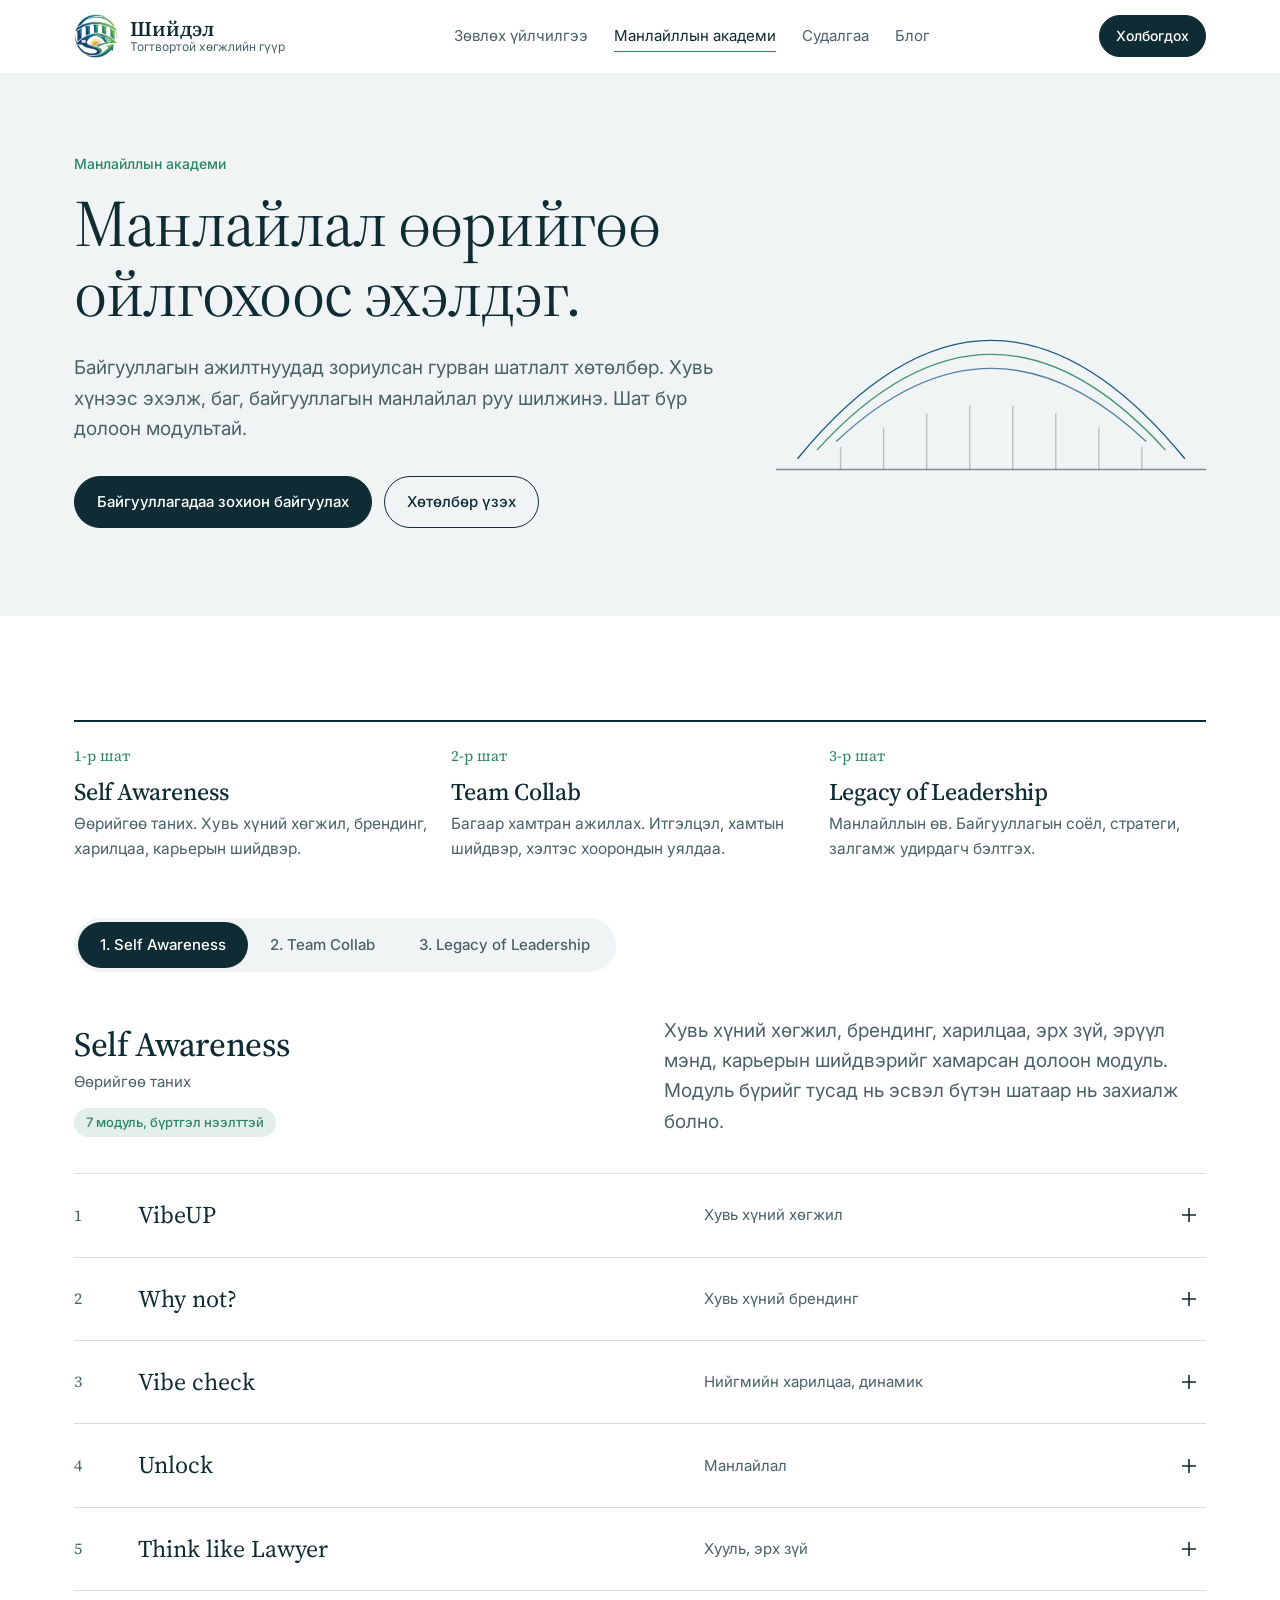
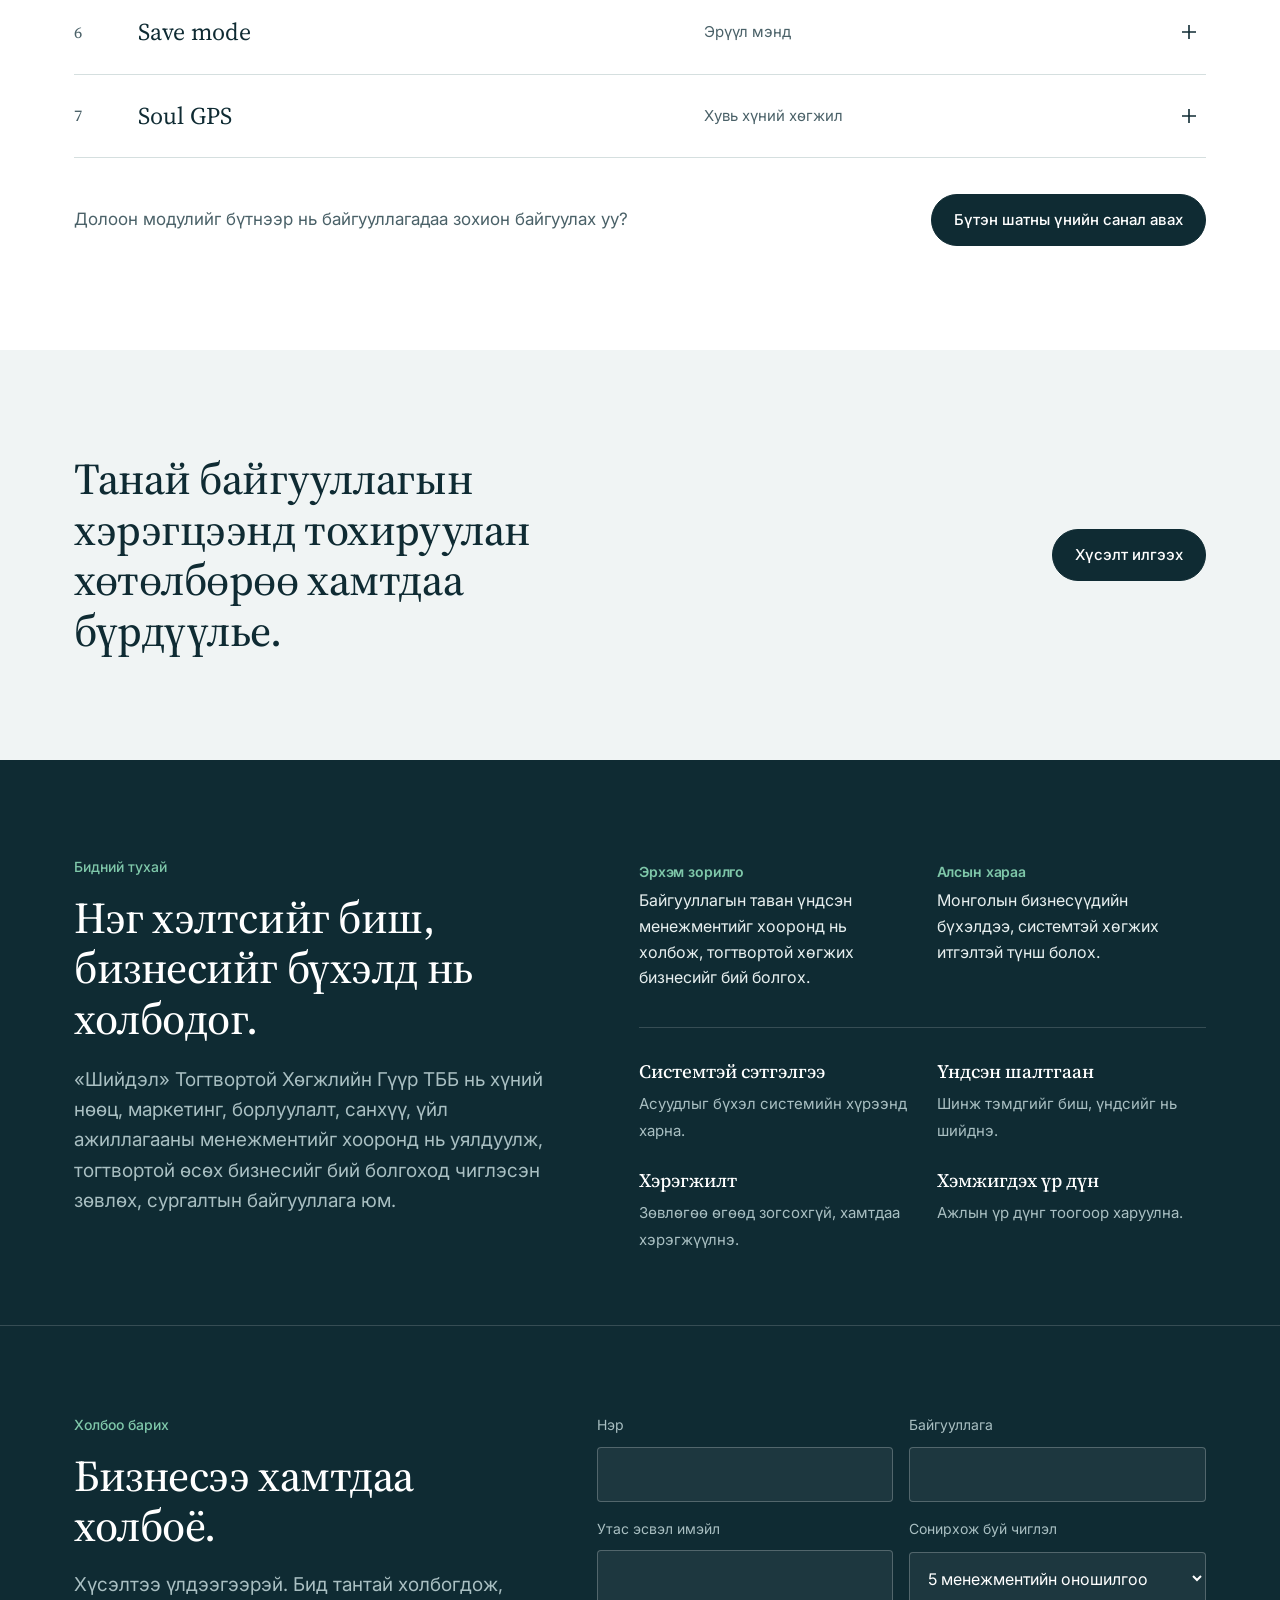
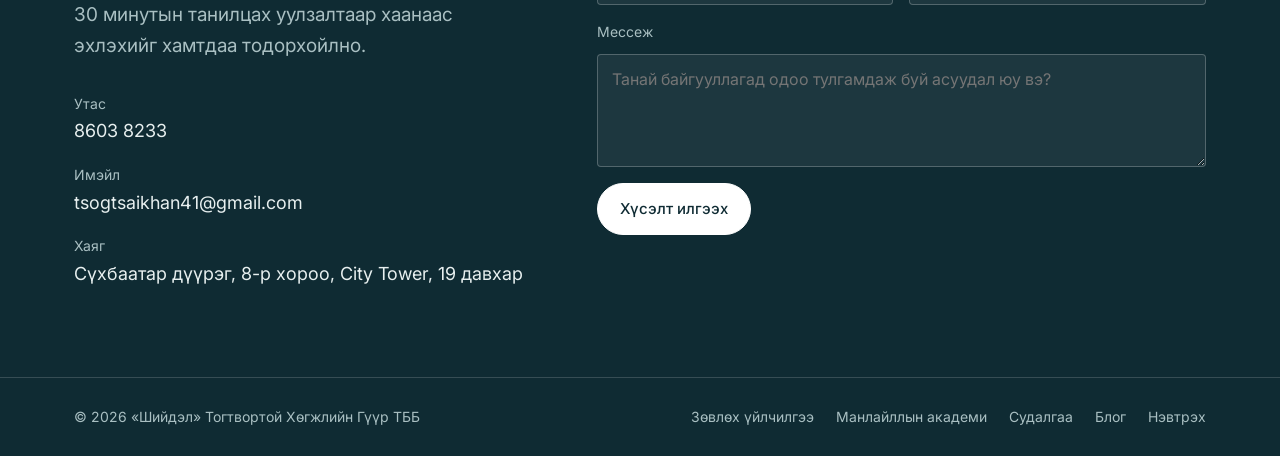
<file: academy.html>
<!doctype html>
<html lang="mn">
<head>
<meta charset="utf-8">
<meta name="viewport" content="width=device-width, initial-scale=1">
<title>Манлайллын академи | Шийдэл</title>
<meta name="description" content="Байгууллагын ажилтнуудад зориулсан гурван шатлалт, шат бүр долоон модультай манлайллын хөтөлбөр.">
<link rel="icon" href="assets/favicon.svg">
<link rel="preconnect" href="https://fonts.googleapis.com"><link rel="preconnect" href="https://fonts.gstatic.com" crossorigin>
<link href="https://fonts.googleapis.com/css2?family=Source+Serif+4:opsz,wght@8..60,400;8..60,500;8..60,600&family=Inter:wght@400;500;600&display=swap" rel="stylesheet">
<link rel="stylesheet" href="assets/styles.css">
</head>
<body data-page="academy">
<div data-header></div>
<main>

<section class="page-hero">
  <div class="wrap hero-grid">
    <div>
      <p class="kicker">Манлайллын академи</p>
      <h1>Манлайлал өөрийгөө ойлгохоос эхэлдэг.</h1>
      <p class="lede">Байгууллагын ажилтнуудад зориулсан гурван шатлалт хөтөлбөр. Хувь хүнээс эхэлж, баг, байгууллагын манлайлал руу шилжинэ. Шат бүр долоон модультай.</p>
      <div class="ctas"><button class="btn" data-ask="Манлайллын академи: байгууллагадаа зохион байгуулах">Байгууллагадаа зохион байгуулах</button><a class="btn ghost" href="#program">Хөтөлбөр үзэх</a></div>
    </div>
    <div data-hero-art="academy"></div>
  </div>
</section>

<section class="sec" id="program">
  <div class="wrap">
    <div class="path">
      <div><p class="n">1-р шат</p><h3>Self Awareness</h3><p>Өөрийгөө таних. Хувь хүний хөгжил, брендинг, харилцаа, карьерын шийдвэр.</p></div>
      <div><p class="n">2-р шат</p><h3>Team Collab</h3><p>Багаар хамтран ажиллах. Итгэлцэл, хамтын шийдвэр, хэлтэс хоорондын уялдаа.</p></div>
      <div><p class="n">3-р шат</p><h3>Legacy of Leadership</h3><p>Манлайллын өв. Байгууллагын соёл, стратеги, залгамж удирдагч бэлтгэх.</p></div>
    </div>

    <div class="seg" role="tablist" aria-label="Хөтөлбөрийн шат">
      <button role="tab" id="t-s1" aria-selected="true" aria-controls="p-s1">1. Self Awareness</button>
      <button role="tab" id="t-s2" aria-selected="false" aria-controls="p-s2" tabindex="-1">2. Team Collab</button>
      <button role="tab" id="t-s3" aria-selected="false" aria-controls="p-s3" tabindex="-1">3. Legacy of Leadership</button>
    </div>

    <div role="tabpanel" id="p-s1" aria-labelledby="t-s1">
      <div class="stage-head">
        <div><h3>Self Awareness</h3><p class="sub">Өөрийгөө таних</p><span class="badge">7 модуль, бүртгэл нээлттэй</span></div>
        <p class="lede">Хувь хүний хөгжил, брендинг, харилцаа, эрх зүй, эрүүл мэнд, карьерын шийдвэрийг хамарсан долоон модуль. Модуль бүрийг тусад нь эсвэл бүтэн шатаар нь захиалж болно.</p>
      </div>
      <div class="modules" id="modules"></div>
      <div class="stage-cta"><p>Долоон модулийг бүтнээр нь байгууллагадаа зохион байгуулах уу?</p><button class="btn" data-ask="Self Awareness: бүтэн шат">Бүтэн шатны үнийн санал авах</button></div>
    </div>

    <div role="tabpanel" id="p-s2" aria-labelledby="t-s2" hidden>
      <div class="stage-head">
        <div><h3>Team Collab</h3><p class="sub">Багаар хамтран ажиллах</p><span class="badge wip">7 модуль, боловсруулж байна</span></div>
        <p class="lede">Өөрийгөө таньсан хүн бусадтай үр дүнтэй ажиллаж эхэлнэ. Итгэлцэл, харилцаа, хамтын шийдвэр, хэлтэс хоорондын уялдаанд төвлөрнө.</p>
      </div>
      <div class="wip-box"><p>Энэ шатны модулиуд одоо боловсруулагдаж байна. Хөтөлбөр нээгдэхэд хамгийн түрүүнд мэдээлэл авахыг хүсвэл хүсэлтээ үлдээгээрэй.</p><button class="btn" data-ask="Team Collab: мэдээлэл авах">Мэдээлэл авах</button></div>
    </div>

    <div role="tabpanel" id="p-s3" aria-labelledby="t-s3" hidden>
      <div class="stage-head">
        <div><h3>Legacy of Leadership</h3><p class="sub">Манлайллын өв</p><span class="badge wip">7 модуль, боловсруулж байна</span></div>
        <p class="lede">Удирдагчдад зориулсан шат. Байгууллагын соёл, стратеги, залгамж удирдагч бэлтгэх замаар манлайллыг тогтвортой өв болгоно.</p>
      </div>
      <div class="wip-box"><p>Энэ шатны модулиуд одоо боловсруулагдаж байна. Хөтөлбөр нээгдэхэд хамгийн түрүүнд мэдээлэл авахыг хүсвэл хүсэлтээ үлдээгээрэй.</p><button class="btn" data-ask="Legacy of Leadership: мэдээлэл авах">Мэдээлэл авах</button></div>
    </div>
  </div>
</section>

<section class="sec tint">
  <div class="wrap band">
    <h2>Танай байгууллагын хэрэгцээнд тохируулан хөтөлбөрөө хамтдаа бүрдүүлье.</h2>
    <button class="btn" data-ask="Манлайллын академи: тусгай хөтөлбөр">Хүсэлт илгээх</button>
  </div>
</section>

</main>
<div data-footer></div>

<script src="config.js"></script>
<script src="assets/data.js"></script>
<script src="assets/site.js"></script>
<script>
(function(){
  const esc=Site.esc;
  const chev=`<svg class="chev" viewBox="0 0 22 22" aria-hidden="true"><path d="M11 4v14M4 11h14" stroke="currentColor" stroke-width="1.6"/></svg>`;
  const el=document.getElementById("modules");
  el.innerHTML = MODULES.map((m,i)=>`
    <div class="mod">
      <button class="mod-btn" aria-expanded="false" aria-controls="mod-${i}"><span class="num">${i+1}</span><span class="t">${esc(m.t)}</span><span class="cat">${esc(m.cat)}</span>${chev}</button>
      <div class="mod-body" id="mod-${i}"><div><div class="mod-inner">
        <ul>${m.topics.map(t=>`<li>${esc(t)}</li>`).join("")}</ul>
        <div class="trainer"><b>${esc(m.who)}</b><span>${esc(m.role)}</span><button class="btn small" data-ask="Сургалт: ${esc(m.t)}">Мэдээлэл авах</button></div>
      </div></div></div>
    </div>`).join("");
  el.addEventListener("click",e=>{
    const b=e.target.closest(".mod-btn"); if(!b) return;
    const open=b.getAttribute("aria-expanded")==="true";
    b.setAttribute("aria-expanded",!open); b.parentElement.classList.toggle("open",!open);
  });
  Site.tabs();
})();
</script>
</body>
</html>
</file>
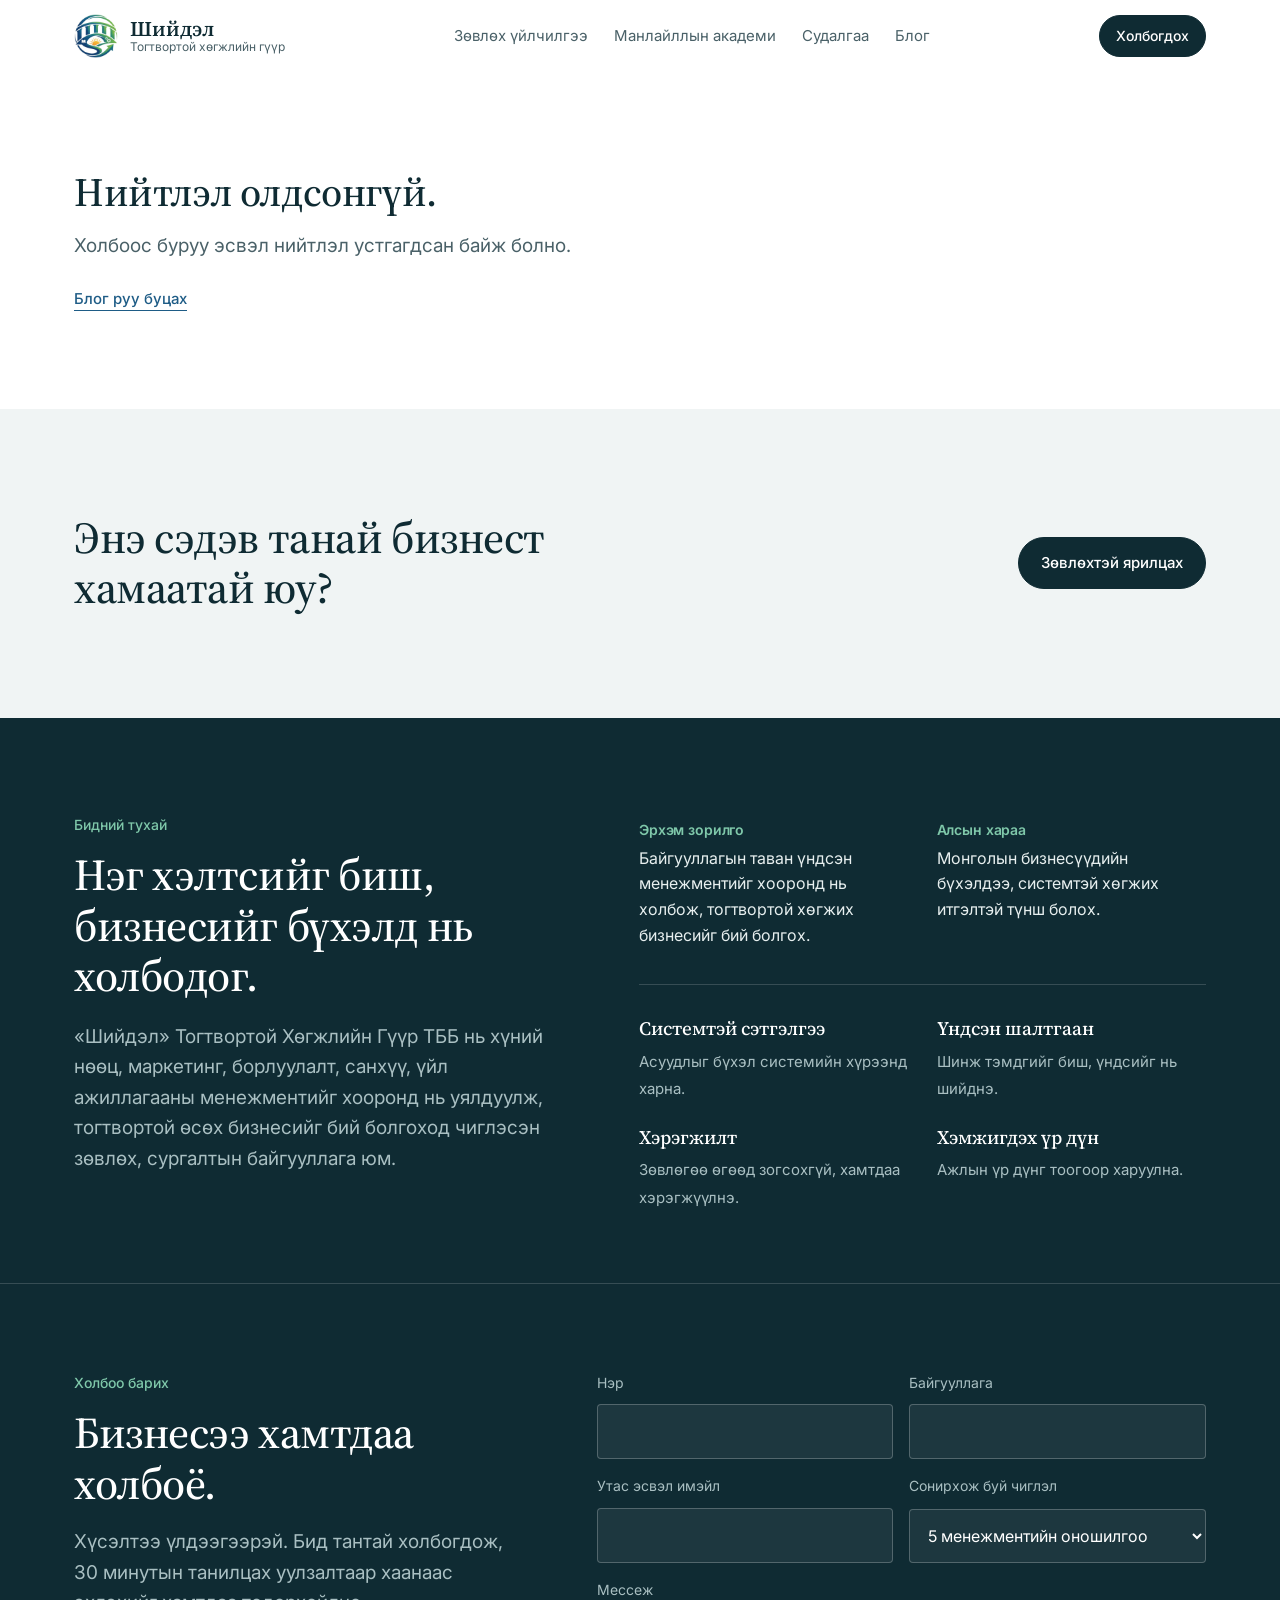
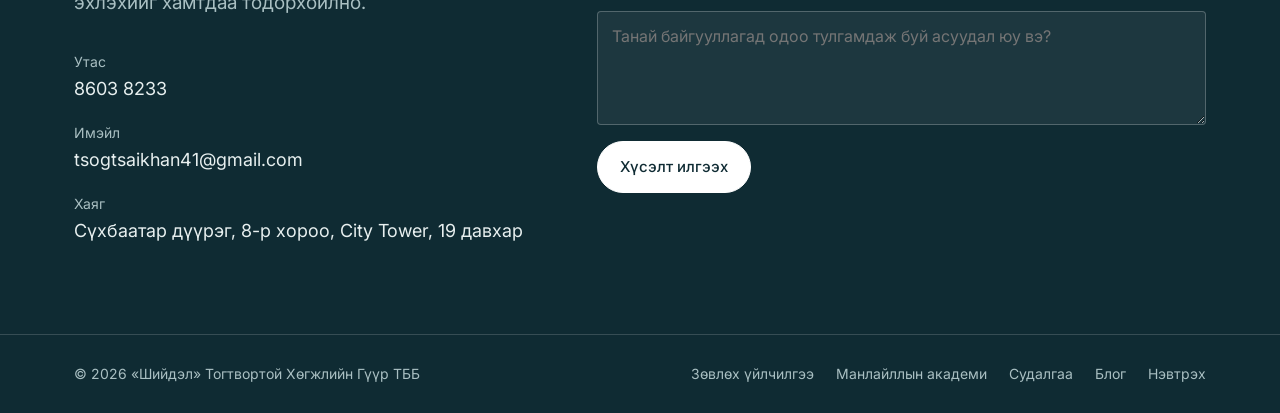
<file: post.html>
<!doctype html>
<html lang="mn">
<head>
<meta charset="utf-8">
<meta name="viewport" content="width=device-width, initial-scale=1">
<title>Нийтлэл | Шийдэл</title>
<link rel="icon" href="assets/favicon.svg">
<link rel="preconnect" href="https://fonts.googleapis.com"><link rel="preconnect" href="https://fonts.gstatic.com" crossorigin>
<link href="https://fonts.googleapis.com/css2?family=Source+Serif+4:opsz,wght@8..60,400;8..60,500;8..60,600&family=Inter:wght@400;500;600&display=swap" rel="stylesheet">
<link rel="stylesheet" href="assets/styles.css">
</head>
<body data-page="">
<div data-header></div>
<main id="post"><div class="wrap"><p class="loading" style="padding:96px 0">Ачаалж байна...</p></div></main>
<section class="sec tint">
  <div class="wrap band">
    <h2>Энэ сэдэв танай бизнест хамаатай юу?</h2>
    <button class="btn" id="askBtn" data-ask="Нийтлэлийн сэдвээр зөвлөгөө">Зөвлөхтэй ярилцах</button>
  </div>
</section>
<div data-footer></div>

<script src="config.js"></script>
<script src="assets/data.js"></script>
<script src="assets/site.js"></script>
<script>
(async function(){
  const esc=Site.esc, id=new URLSearchParams(location.search).get("id");
  const el=document.getElementById("post");
  const p = id ? await Site.getPost(id) : null;
  if(!p){ el.innerHTML=`<div class="wrap" style="padding:96px 24px"><h1 style="font-size:40px">Нийтлэл олдсонгүй.</h1><p class="lede" style="margin-top:16px">Холбоос буруу эсвэл нийтлэл устгагдсан байж болно.</p><p style="margin-top:24px"><a class="textlink" href="blog.html">Блог руу буцах</a></p></div>`; return; }
  const isIns = p.type==="insight";
  document.body.dataset.page = isIns?"insights":"blog";
  document.querySelector(`.site-nav a[href="${isIns?"insights.html":"blog.html"}"]`)?.setAttribute("aria-current","page");
  document.title = p.title+" | Шийдэл";
  document.getElementById("askBtn").dataset.ask = "Нийтлэл: "+p.title;
  el.innerHTML = `
    <header class="post-head ${isIns?"insight":""}"><div class="wrap">
      <a class="back" href="${isIns?"insights.html":"blog.html"}">← ${isIns?"Бүх судалгаа":"Бүх блог"}</a>
      <p class="meta">${isIns?"Судалгаа":"Блог"}, ${esc(Site.areaName(p.area))}</p>
      <h1>${esc(p.title)}</h1>
      ${p.summary?`<p class="sum">${esc(p.summary)}</p>`:""}
      <p class="by">${esc(p.author||"Шийдэл баг")}, ${Site.date(p.created_at)}, ${Site.readMin(p)} мин унших</p>
    </div></header>
    ${p.cover_url && !isIns ? `<div class="post-cover">${Site.cover(p)}</div>` : ""}
    ${p.cover_url && isIns ? `<div class="post-cover" style="margin-top:-32px">${Site.cover(p)}</div>` : ""}
    <article class="post-body">${Site.renderBlocks(p.blocks)}</article>`;
})();
</script>
</body>
</html>
</file>
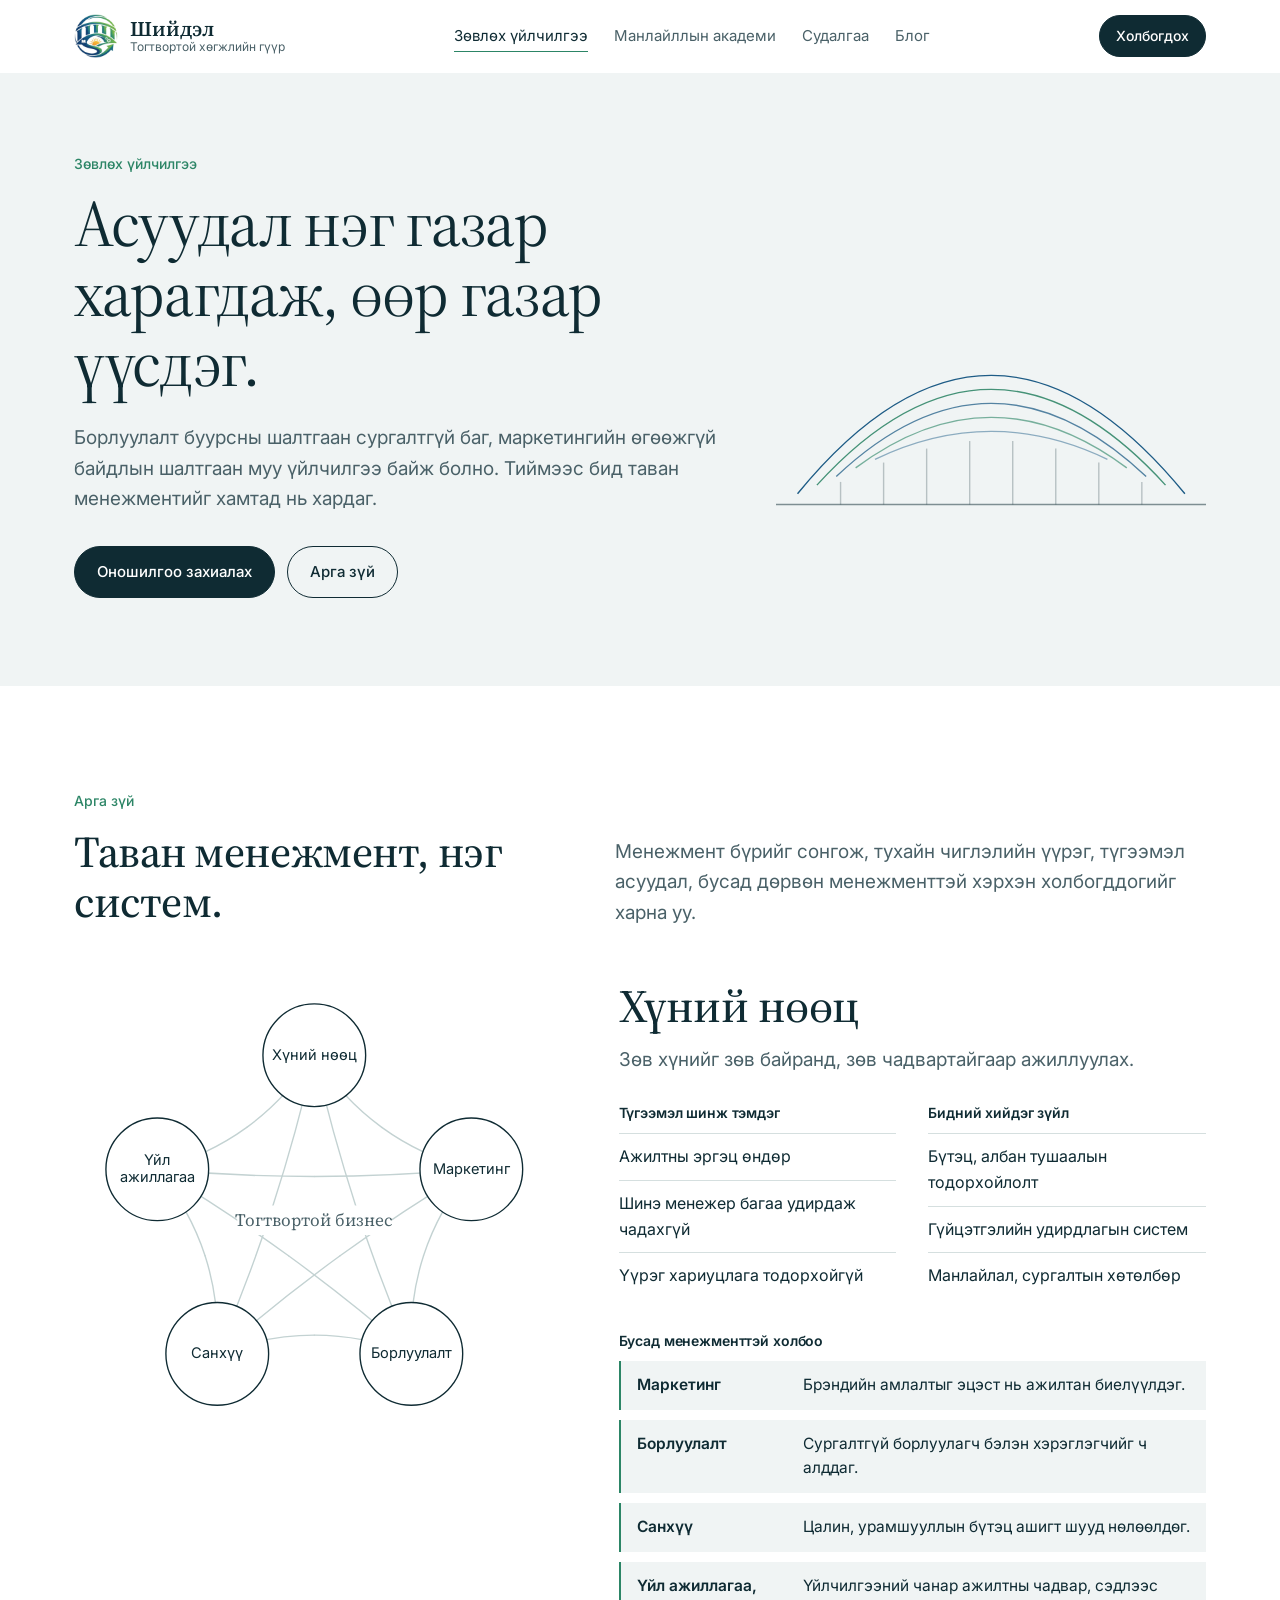
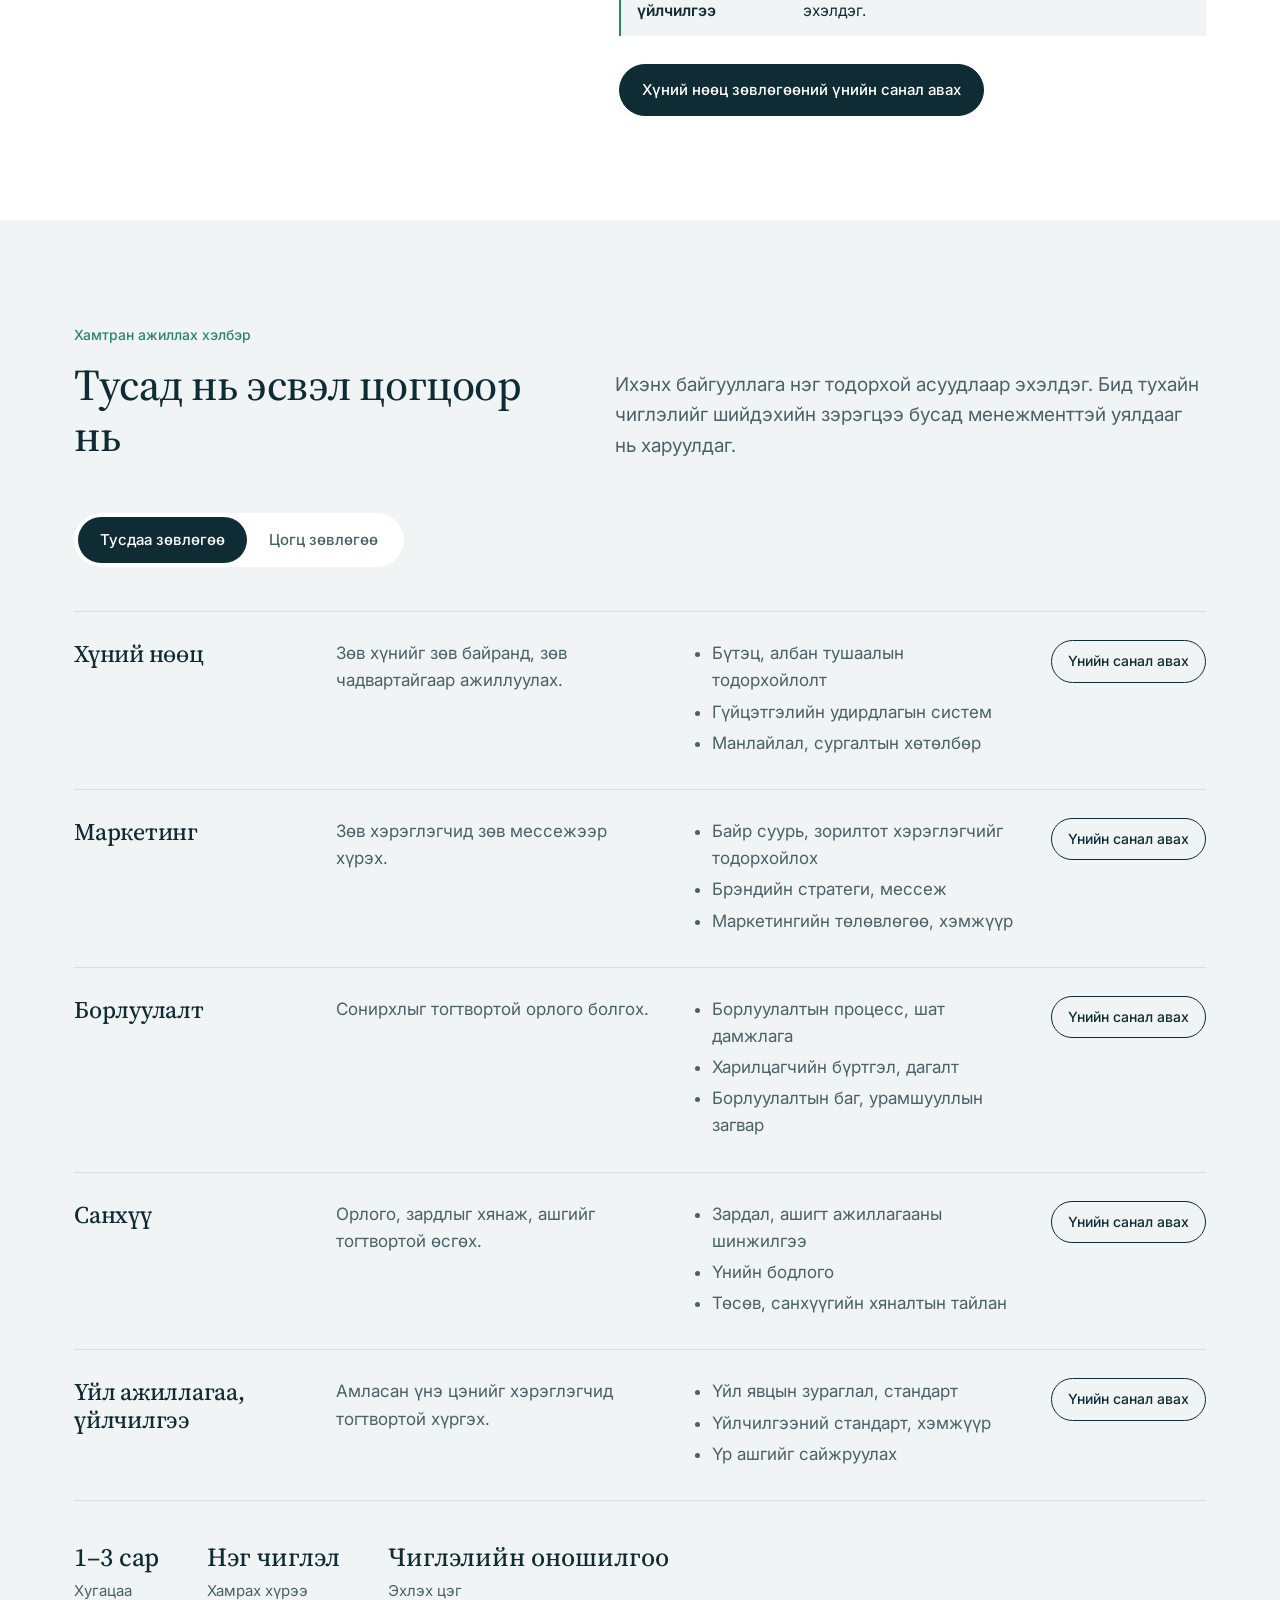
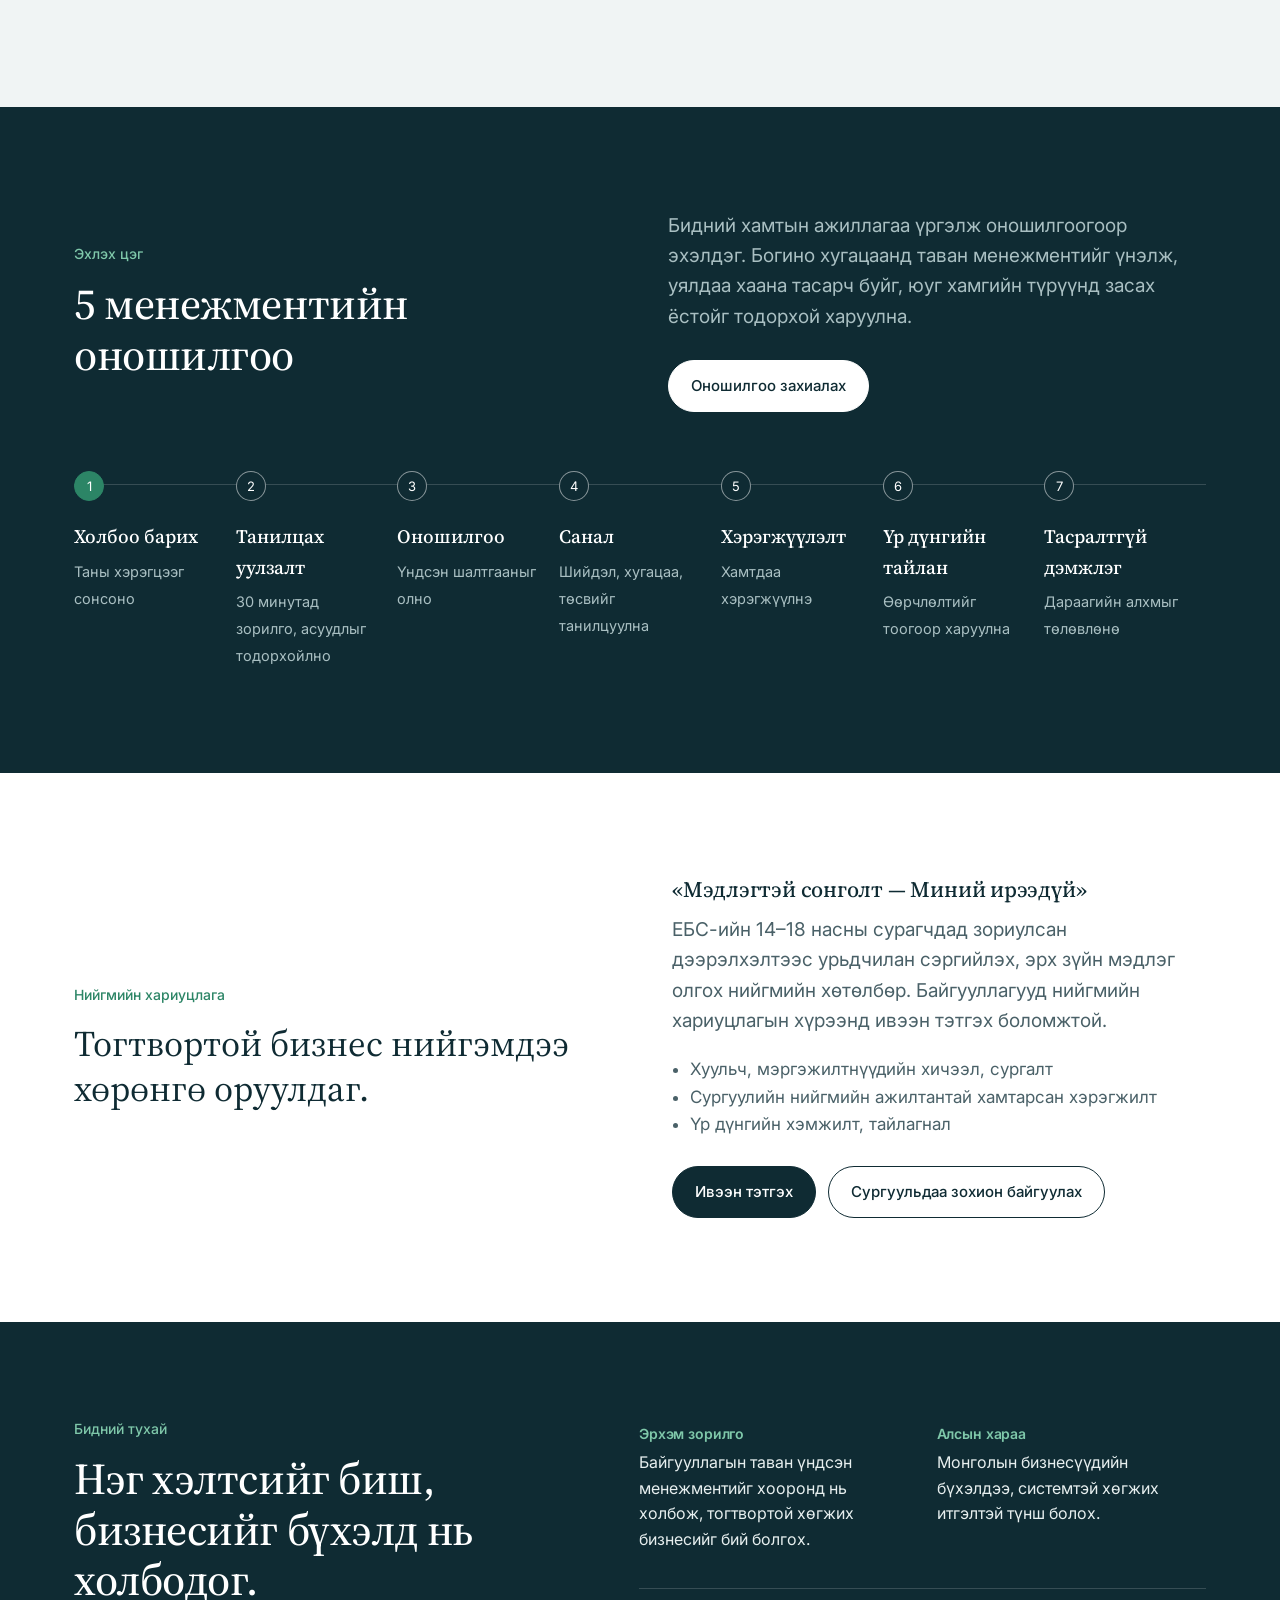
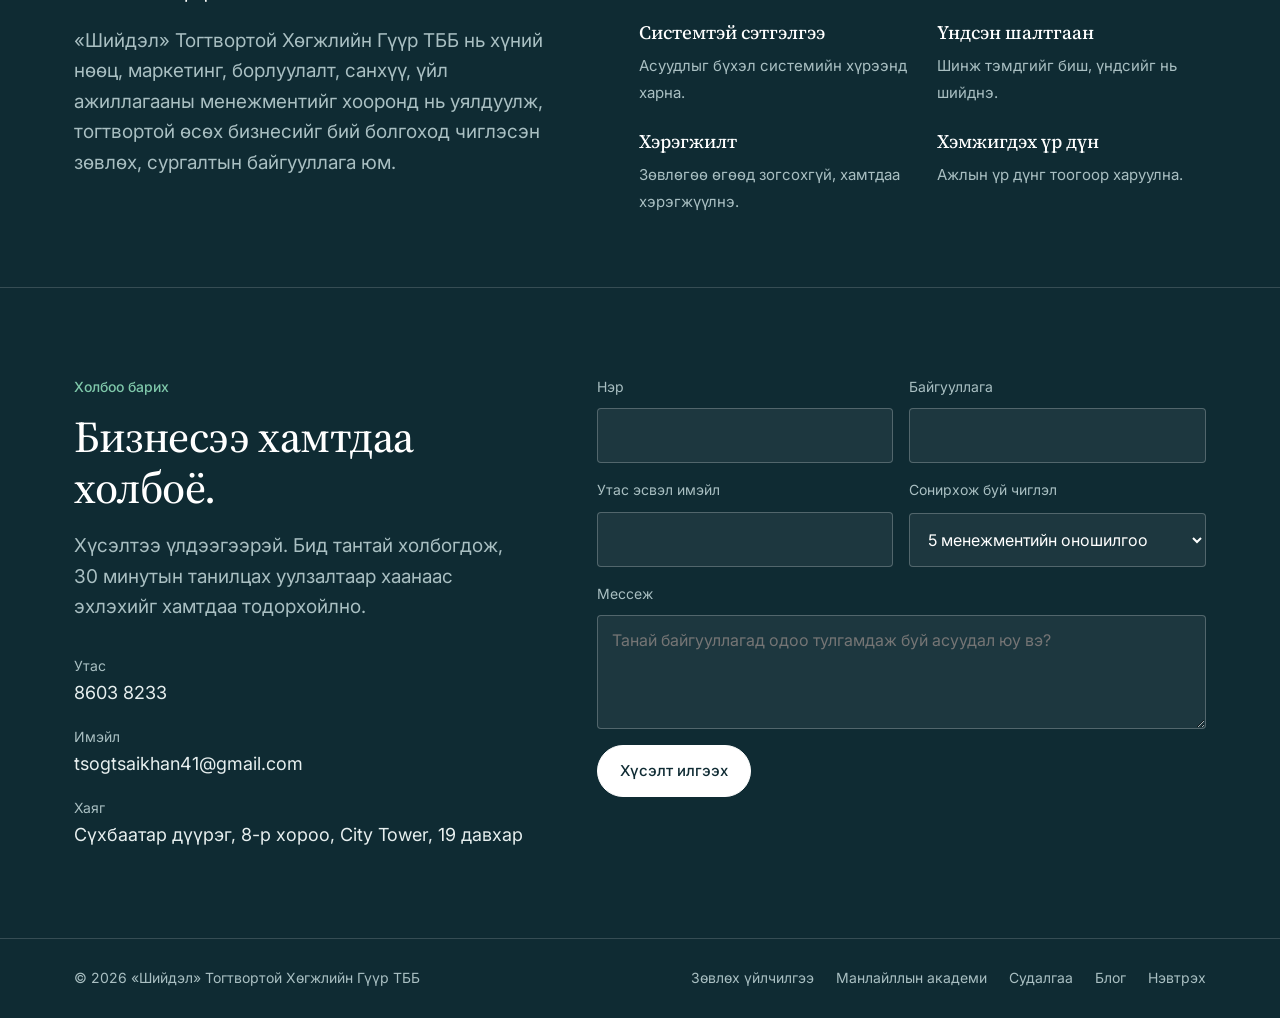
<file: services.html>
<!doctype html>
<html lang="mn">
<head>
<meta charset="utf-8">
<meta name="viewport" content="width=device-width, initial-scale=1">
<title>Зөвлөх үйлчилгээ | Шийдэл</title>
<meta name="description" content="Хүний нөөц, маркетинг, борлуулалт, санхүү, үйл ажиллагааны менежментийн тусдаа болон цогц зөвлөх үйлчилгээ.">
<link rel="icon" href="assets/favicon.svg">
<link rel="preconnect" href="https://fonts.googleapis.com"><link rel="preconnect" href="https://fonts.gstatic.com" crossorigin>
<link href="https://fonts.googleapis.com/css2?family=Source+Serif+4:opsz,wght@8..60,400;8..60,500;8..60,600&family=Inter:wght@400;500;600&display=swap" rel="stylesheet">
<link rel="stylesheet" href="assets/styles.css">
</head>
<body data-page="services">
<div data-header></div>
<main>

<section class="page-hero">
  <div class="wrap hero-grid">
    <div>
      <p class="kicker">Зөвлөх үйлчилгээ</p>
      <h1>Асуудал нэг газар харагдаж, өөр газар үүсдэг.</h1>
      <p class="lede">Борлуулалт буурсны шалтгаан сургалтгүй баг, маркетингийн өгөөжгүй байдлын шалтгаан муу үйлчилгээ байж болно. Тиймээс бид таван менежментийг хамтад нь хардаг.</p>
      <div class="ctas"><button class="btn" data-ask="5 менежментийн оношилгоо">Оношилгоо захиалах</button><a class="btn ghost" href="#approach">Арга зүй</a></div>
    </div>
    <div data-hero-art="services"></div>
  </div>
</section>

<section class="sec" id="approach">
  <div class="wrap">
    <div class="sec-head">
      <div><p class="kicker">Арга зүй</p><h2>Таван менежмент, нэг систем.</h2></div>
      <p class="lede">Менежмент бүрийг сонгож, тухайн чиглэлийн үүрэг, түгээмэл асуудал, бусад дөрвөн менежменттэй хэрхэн холбогддогийг харна уу.</p>
    </div>
    <div class="explorer">
      <div id="explorerBridge"></div>
      <div class="panel" id="panel" aria-live="polite"></div>
    </div>
  </div>
</section>

<section class="sec tint" id="consulting">
  <div class="wrap">
    <div class="sec-head">
      <div><p class="kicker">Хамтран ажиллах хэлбэр</p><h2>Тусад нь эсвэл цогцоор нь</h2></div>
      <p class="lede">Ихэнх байгууллага нэг тодорхой асуудлаар эхэлдэг. Бид тухайн чиглэлийг шийдэхийн зэрэгцээ бусад менежменттэй уялдааг нь харуулдаг.</p>
    </div>
    <div class="seg" role="tablist" aria-label="Зөвлөгөөний хэлбэр">
      <button role="tab" id="t-sep" aria-selected="true" aria-controls="p-sep">Тусдаа зөвлөгөө</button>
      <button role="tab" id="t-int" aria-selected="false" aria-controls="p-int" tabindex="-1">Цогц зөвлөгөө</button>
    </div>
    <div role="tabpanel" id="p-sep" aria-labelledby="t-sep">
      <div class="svc-list" id="svcList"></div>
      <div class="facts"><div><b>1–3 сар</b>Хугацаа</div><div><b>Нэг чиглэл</b>Хамрах хүрээ</div><div><b>Чиглэлийн оношилгоо</b>Эхлэх цэг</div></div>
    </div>
    <div role="tabpanel" id="p-int" aria-labelledby="t-int" hidden>
      <div class="phases">
        <div class="phase"><p class="n">1-р үе шат</p><h3>Оношилгоо</h3><p>Таван менежментийг үнэлж, хоорондын уялдаа хаана алдагдаж буйг зураглана.</p></div>
        <div class="phase"><p class="n">2-р үе шат</p><h3>Тэргүүлэх чиглэл</h3><p>Хамгийн их нөлөө үзүүлэх хоёроос гурван өөрчлөлтийг удирдлагатай хамт сонгоно.</p></div>
        <div class="phase"><p class="n">3-р үе шат</p><h3>Хэрэгжүүлэлт</h3><p>Хэлтэс бүртэй хамтран ажиллаж, шийдлийг өдөр тутмын үйл ажиллагаанд нэвтрүүлнэ.</p></div>
        <div class="phase"><p class="n">4-р үе шат</p><h3>Хэмжилт, тогтвортой байдал</h3><p>Үр дүнг тогтмол хэмжиж, систем танай багийн гарт бие даан ажиллах хүртэл дэмжинэ.</p></div>
      </div>
      <div class="facts"><div><b>6–12 сар</b>Хугацаа</div><div><b>Таван менежмент</b>Хамрах хүрээ</div><div><b>5 менежментийн оношилгоо</b>Эхлэх цэг</div></div>
      <div class="int-cta"><p>Бизнесээ бүхэлд нь системтэй хөгжүүлэх үү?</p><button class="btn" data-ask="Цогц зөвлөгөө">Үнийн санал авах</button></div>
    </div>
  </div>
</section>

<section class="sec dark">
  <div class="wrap">
    <div class="two">
      <div><p class="kicker">Эхлэх цэг</p><h2>5 менежментийн оношилгоо</h2></div>
      <div>
        <p class="lede">Бидний хамтын ажиллагаа үргэлж оношилгоогоор эхэлдэг. Богино хугацаанд таван менежментийг үнэлж, уялдаа хаана тасарч буйг, юуг хамгийн түрүүнд засах ёстойг тодорхой харуулна.</p>
        <div class="ctas" style="margin-top:28px"><button class="btn" data-ask="5 менежментийн оношилгоо">Оношилгоо захиалах</button></div>
      </div>
    </div>
    <ol class="steps">
      <li><b>Холбоо барих</b><span>Таны хэрэгцээг сонсоно</span></li>
      <li><b>Танилцах уулзалт</b><span>30 минутад зорилго, асуудлыг тодорхойлно</span></li>
      <li><b>Оношилгоо</b><span>Үндсэн шалтгааныг олно</span></li>
      <li><b>Санал</b><span>Шийдэл, хугацаа, төсвийг танилцуулна</span></li>
      <li><b>Хэрэгжүүлэлт</b><span>Хамтдаа хэрэгжүүлнэ</span></li>
      <li><b>Үр дүнгийн тайлан</b><span>Өөрчлөлтийг тоогоор харуулна</span></li>
      <li><b>Тасралтгүй дэмжлэг</b><span>Дараагийн алхмыг төлөвлөнө</span></li>
    </ol>
  </div>
</section>

<section class="sec" id="csr">
  <div class="wrap csr">
    <div><p class="kicker">Нийгмийн хариуцлага</p><blockquote>Тогтвортой бизнес нийгэмдээ хөрөнгө оруулдаг.</blockquote></div>
    <div>
      <h3>«Мэдлэгтэй сонголт — Миний ирээдүй»</h3>
      <p class="lede" style="margin-top:12px">ЕБС-ийн 14–18 насны сурагчдад зориулсан дээрэлхэлтээс урьдчилан сэргийлэх, эрх зүйн мэдлэг олгох нийгмийн хөтөлбөр. Байгууллагууд нийгмийн хариуцлагын хүрээнд ивээн тэтгэх боломжтой.</p>
      <ul>
        <li>Хуульч, мэргэжилтнүүдийн хичээл, сургалт</li>
        <li>Сургуулийн нийгмийн ажилтантай хамтарсан хэрэгжилт</li>
        <li>Үр дүнгийн хэмжилт, тайлагнал</li>
      </ul>
      <div class="ctas"><button class="btn" data-ask="Нийгмийн хөтөлбөр: ивээн тэтгэх">Ивээн тэтгэх</button><button class="btn ghost" data-ask="Нийгмийн хөтөлбөр: сургуульд зохион байгуулах">Сургуульдаа зохион байгуулах</button></div>
    </div>
  </div>
</section>

</main>
<div data-footer></div>

<script src="config.js"></script>
<script src="assets/data.js"></script>
<script src="assets/site.js"></script>
<script>
(function(){
  const esc=Site.esc, byId=Site.byId;
  function renderPanel(id){
    const a=byId[id];
    const links=Object.entries(a.links).map(([k,v])=>`<li><b>${esc(byId[k].name)}</b><span>${esc(v)}</span></li>`).join("");
    document.getElementById("panel").innerHTML=`<div class="panel-fade">
      <h3 class="area-name">${esc(a.name)}</h3><p class="role">${esc(a.role)}</p>
      <div class="cols">
        <div><h4>Түгээмэл шинж тэмдэг</h4><ul>${a.symptoms.map(s=>`<li>${esc(s)}</li>`).join("")}</ul></div>
        <div><h4>Бидний хийдэг зүйл</h4><ul>${a.doing.map(s=>`<li>${esc(s)}</li>`).join("")}</ul></div>
      </div>
      <div class="links"><h4>Бусад менежменттэй холбоо</h4><ul>${links}</ul></div>
      <div class="ctas" style="margin-top:28px"><button class="btn" data-ask="${esc(a.name)} зөвлөгөө">${esc(a.name)} зөвлөгөөний үнийн санал авах</button></div></div>`;
  }
  renderPanel("hr");
  Site.bridge(document.getElementById("explorerBridge"), {interactive:true, onSelect:renderPanel, onDone:api=>api.highlight(document.querySelector("#explorerBridge .node.active")?.dataset.id || "hr")});

  document.getElementById("svcList").innerHTML = AREAS.map(a=>`
    <div class="svc"><h3>${esc(a.name)}</h3><p>${esc(a.role)}</p><ul>${a.doing.map(d=>`<li>${esc(d)}</li>`).join("")}</ul>
    <button class="btn small ghost" data-ask="${esc(a.name)} зөвлөгөө">Үнийн санал авах</button></div>`).join("");
  Site.tabs();
})();
</script>
</body>
</html>
</file>
<file: assets/styles.css>
:root{
  --ink:#0F2B33; --ink-soft:#4A6168; --ink-faint:#7C9095;
  --blue:#1E5C86; --green:#2C8566; --green-soft:#E3F0EA; --blue-soft:#E6EEF5;
  --mist:#F0F4F4; --paper:#FFFFFF; --line:#D5DFDF;
  --on-dark:#E7EFEF; --on-dark-soft:#A9BFC2; --dark-line:rgba(255,255,255,.16);
  --serif:"Source Serif 4", Georgia, serif;
  --sans:"Inter", system-ui, -apple-system, "Segoe UI", sans-serif;
  --wrap:1180px;
}
*{box-sizing:border-box}
html{scroll-behavior:smooth;scroll-padding-top:84px}
body{margin:0;background:var(--paper);color:var(--ink);font-family:var(--sans);font-size:17px;line-height:1.6;-webkit-font-smoothing:antialiased}
img,svg,video,iframe{display:block;max-width:100%}
a{color:inherit}
button{font:inherit;color:inherit;cursor:pointer}
:focus-visible{outline:2px solid var(--blue);outline-offset:3px;border-radius:2px}
.wrap{max-width:var(--wrap);margin:0 auto;padding:0 24px}
h1,h2,h3,h4{font-family:var(--serif);font-weight:500;line-height:1.15;margin:0;letter-spacing:-.01em}
h2{font-size:clamp(30px,4vw,44px)}
h3{font-size:22px}
p{margin:0}
.lede{font-size:19px;color:var(--ink-soft);max-width:62ch}
.sec{padding:104px 0}
.tint{background:var(--mist)}
.dark{background:var(--ink);color:var(--on-dark)}
.dark .lede{color:var(--on-dark-soft)}
.dark h2,.dark h3{color:#fff}
.sec-head{display:grid;grid-template-columns:1fr 1.2fr;gap:48px;align-items:end;margin-bottom:52px}
.sec-head .more{justify-self:end}
.kicker{font-size:14px;color:var(--green);font-weight:500;margin-bottom:14px}
.dark .kicker{color:#7FC8AA}

/* buttons */
.btn{display:inline-flex;align-items:center;justify-content:center;gap:8px;padding:13px 22px;border-radius:999px;border:1px solid var(--ink);background:var(--ink);color:#fff;text-decoration:none;font-size:15px;font-weight:500;transition:background .2s,color .2s,border-color .2s;white-space:nowrap}
.btn:hover{background:var(--blue);border-color:var(--blue)}
.btn.ghost{background:transparent;color:var(--ink)}
.btn.ghost:hover{background:var(--ink);color:#fff}
.btn.small{padding:9px 16px;font-size:14px}
.dark .btn{background:#fff;color:var(--ink);border-color:#fff}
.dark .btn:hover{background:var(--green);border-color:var(--green);color:#fff}
.dark .btn.ghost{background:transparent;color:#fff;border-color:rgba(255,255,255,.5)}
.dark .btn.ghost:hover{background:#fff;color:var(--ink)}
.textlink{font-size:15px;font-weight:500;color:var(--blue);text-decoration:none;border-bottom:1px solid currentColor;padding-bottom:2px}
.dark .textlink{color:#fff}

/* header */
.site-header{position:sticky;top:0;z-index:50;background:rgba(255,255,255,.94);backdrop-filter:saturate(1.4) blur(10px);border-bottom:1px solid transparent;transition:border-color .2s}
.site-header.scrolled{border-bottom-color:var(--line)}
.bar{display:flex;align-items:center;justify-content:space-between;gap:24px;height:72px}
.brand{display:flex;align-items:center;gap:12px;text-decoration:none;flex-shrink:0}
.brand svg{width:36px;height:36px}
.brand img{width:44px;height:44px;display:block}
.brand b{font-family:var(--serif);font-weight:600;font-size:21px;display:block;line-height:1.1}
.brand span{display:block;font-size:12px;color:var(--ink-soft);line-height:1.2}
.site-nav ul{display:flex;gap:26px;list-style:none;margin:0;padding:0}
.site-nav a{text-decoration:none;font-size:15px;color:var(--ink-soft);padding:6px 0;border-bottom:1.5px solid transparent}
.site-nav a:hover{color:var(--ink)}
.site-nav a[aria-current="page"]{color:var(--ink);border-bottom-color:var(--green)}
.menu-btn{display:none;background:none;border:0;padding:8px}
.menu-btn span{display:block;width:22px;height:2px;background:var(--ink);margin:5px 0}

/* heroes */
.hero{padding:76px 0 100px}
.hero-grid{display:grid;grid-template-columns:1.1fr .9fr;gap:56px;align-items:center}
.hero h1{font-size:clamp(42px,6vw,76px);font-weight:400;letter-spacing:-.025em;line-height:1.04}
.hero .lede{margin:28px 0 36px}
.ctas{display:flex;gap:12px;flex-wrap:wrap}
.page-hero{padding:80px 0 88px;background:var(--mist);position:relative;overflow:hidden}
.page-hero .hero-grid{grid-template-columns:1.2fr .8fr}
.page-hero h1{font-size:clamp(40px,5.4vw,66px);font-weight:400;letter-spacing:-.02em;line-height:1.06}
.page-hero .lede{margin-top:24px}
.page-hero .ctas{margin-top:32px}
.page-hero.dark{background:var(--ink)}
.hero-art{width:100%;height:auto}
.hero-art path{fill:none;stroke-width:1.3}

/* bridge diagram */
.bridge{position:relative}
.bridge svg{width:100%;height:auto;overflow:visible}
.bridge .edge{stroke:#C3D2D2;stroke-width:1.5;fill:none;stroke-linecap:round;transition:stroke .35s,stroke-width .35s,opacity .35s}
.bridge .edge.on{stroke:var(--green);stroke-width:2.6}
.bridge .edge.off{opacity:.35}
.bridge .spark{fill:var(--green)}
.bridge .node circle{fill:var(--paper);stroke:var(--ink);stroke-width:1.5;transition:fill .25s,stroke .25s}
.tint .bridge .node circle{fill:var(--paper)}
.bridge .node text{font-family:var(--sans);font-size:16px;fill:var(--ink);text-anchor:middle;pointer-events:none;transition:fill .25s}
.bridge .node{outline:none}
.bridge.interactive .node{cursor:pointer}
.bridge.interactive .node:hover circle,.bridge.interactive .node:focus-visible circle{stroke:var(--blue);stroke-width:2.6}
.bridge .node.active circle{fill:var(--ink);stroke:var(--ink)}
.bridge .node.active text{fill:#fff}
.bridge .core{font-family:var(--serif);font-size:19px;fill:var(--ink-soft);text-anchor:middle}
.bridge .core-bg{fill:var(--paper)}
.tint .bridge .core-bg{fill:var(--mist)}

/* service overview (home) */
.offer{display:grid;grid-template-columns:repeat(3,1fr);border-top:1px solid var(--line)}
.offer a{display:flex;flex-direction:column;gap:12px;padding:32px 32px 36px 0;text-decoration:none;border-right:1px solid var(--line);margin-right:32px}
.offer a:last-child{border-right:0;margin-right:0;padding-right:0}
.offer .art{height:120px;margin-bottom:12px}
.offer h3{font-size:27px}
.offer p{color:var(--ink-soft)}
.offer .go{margin-top:auto;font-size:15px;font-weight:500;color:var(--blue);padding-top:12px}
.offer a:hover h3{color:var(--blue)}
.areas-strip{display:flex;flex-wrap:wrap;gap:10px;margin-top:40px}
.areas-strip span{font-size:14px;padding:7px 14px;border-radius:999px;background:var(--paper);border:1px solid var(--line);color:var(--ink-soft)}

/* challenge wizard */
.wizard{display:grid;grid-template-columns:.85fr 1.15fr;gap:72px;align-items:start}
.wizard h2{color:#fff}
.progress{list-style:none;padding:0;margin:40px 0 0;display:grid;gap:0}
.progress li{display:flex;align-items:center;gap:14px;padding:14px 0;border-top:1px solid var(--dark-line);color:var(--on-dark-soft);font-size:15.5px}
.progress li:last-child{border-bottom:1px solid var(--dark-line)}
.progress .dot{width:28px;height:28px;border-radius:50%;border:1px solid rgba(255,255,255,.4);display:grid;place-items:center;font-size:13px;flex-shrink:0;transition:background .25s,border-color .25s}
.progress li.cur{color:#fff}
.progress li.cur .dot{background:#fff;color:var(--ink);border-color:#fff}
.progress li.done .dot{background:var(--green);border-color:var(--green);color:#fff}
.wz-panel{background:rgba(255,255,255,.04);border:1px solid var(--dark-line);border-radius:8px;padding:40px;min-height:430px;display:flex;flex-direction:column}
.wz-step{display:none;flex-direction:column;gap:22px;flex:1}
.wz-step.show{display:flex;animation:fade .35s ease}
.wz-step h3{font-size:28px;color:#fff}
.wz-step .hint{color:var(--on-dark-soft);font-size:15px;margin-top:-12px}
.choices{display:flex;flex-wrap:wrap;gap:10px}
.choice{border:1px solid rgba(255,255,255,.28);background:transparent;color:var(--on-dark);border-radius:999px;padding:10px 18px;font-size:15px;transition:background .2s,border-color .2s,color .2s}
.choice:hover{border-color:#fff}
.choice[aria-pressed="true"]{background:#fff;color:var(--ink);border-color:#fff}
.wz-nav{display:flex;justify-content:space-between;align-items:center;gap:12px;margin-top:auto;padding-top:12px}
.wz-back{background:none;border:0;color:var(--on-dark-soft);font-size:15px;padding:8px 0}
.wz-back:hover{color:#fff}
.wz-done{text-align:left}
.wz-done svg{width:52px;height:52px;margin-bottom:8px}

/* forms (shared) */
.field{display:grid;gap:6px;font-size:14px;color:var(--ink-soft)}
.field input,.field select,.field textarea{font:inherit;font-size:16px;color:var(--ink);background:var(--paper);border:1px solid var(--line);border-radius:4px;padding:12px 14px;width:100%}
.field input:focus,.field select:focus,.field textarea:focus{outline:none;border-color:var(--ink)}
.field textarea{min-height:110px;resize:vertical}
.dark .field{color:var(--on-dark-soft)}
.dark .field input,.dark .field select,.dark .field textarea{color:#fff;background:rgba(255,255,255,.06);border-color:rgba(255,255,255,.24)}
.dark .field select option{color:var(--ink)}
.dark .field input:focus,.dark .field select:focus,.dark .field textarea:focus{border-color:#fff}
.form-grid{display:grid;grid-template-columns:1fr 1fr;gap:16px}
.form-grid .full{grid-column:1/-1}
.status{font-size:14.5px;min-height:22px}
.status.ok{color:#7FC8AA}
.status.err{color:#F2A7A0}
.hp{position:absolute;left:-9999px;width:1px;height:1px;overflow:hidden}

/* insights list (research style) */
.ins-list{border-top:2px solid var(--ink)}
.ins-row{display:grid;grid-template-columns:170px 1fr 220px;gap:32px;padding:28px 0;border-bottom:1px solid var(--line);text-decoration:none;align-items:start}
.ins-row .area{font-size:14px;color:var(--green);font-weight:500;padding-top:6px}
.ins-row h3{font-size:26px;margin-bottom:8px;transition:color .2s}
.ins-row p{color:var(--ink-soft)}
.ins-row .meta{font-size:14px;color:var(--ink-faint);text-align:right;padding-top:6px}
.ins-row:hover h3{color:var(--blue)}
.ins-feature{display:grid;grid-template-columns:1.1fr .9fr;gap:48px;align-items:center;padding-bottom:56px;margin-bottom:8px;text-decoration:none}
.ins-feature h3{font-size:clamp(30px,3.6vw,42px);margin:10px 0 16px}
.ins-feature p{color:var(--ink-soft);font-size:18px}
.ins-feature .cover{aspect-ratio:4/3}
.ins-feature:hover h3{color:var(--blue)}

/* blog grid (magazine style) */
.blog-grid{display:grid;grid-template-columns:repeat(3,1fr);gap:48px 32px}
.blog-card{display:flex;flex-direction:column;gap:12px;text-decoration:none}
.blog-card .cover{aspect-ratio:16/10;border-radius:6px;overflow:hidden}
.blog-card .meta{font-size:13.5px;color:var(--ink-faint)}
.blog-card h3{font-size:24px;transition:color .2s}
.blog-card p{color:var(--ink-soft);font-size:16px}
.blog-card:hover h3{color:var(--blue)}
.blog-card .cover>img,.blog-card .cover>svg,.blog-card .cover>video{width:100%;height:100%;object-fit:cover;transition:transform .5s ease}
.blog-card:hover .cover>img,.blog-card:hover .cover>svg,.blog-card:hover .cover>video{transform:scale(1.03)}
.cover{background:var(--mist);overflow:hidden;position:relative}
.cover>img,.cover>svg,.cover>video{width:100%;height:100%;object-fit:cover;display:block}
.cover-shade{position:absolute;inset:auto 0 0 0;height:45%;background:linear-gradient(to top,rgba(15,43,51,.45),rgba(15,43,51,0));pointer-events:none}
.cover-badge{position:absolute;left:12px;bottom:12px;width:46px;height:46px;border-radius:8px;overflow:hidden;border:1.5px solid rgba(255,255,255,.85);box-shadow:0 2px 8px rgba(15,43,51,.25)}
.cover-badge svg{width:100%;height:100%;display:block}
.play-badge{position:absolute;right:12px;bottom:12px;width:42px;height:42px;border-radius:50%;background:rgba(15,43,51,.82);display:grid;place-items:center}
.play-badge svg{width:16px;height:16px;display:block;margin-left:2px}
.has-media .play-badge{right:50%;bottom:50%;transform:translate(50%,50%);width:56px;height:56px;background:rgba(15,43,51,.72)}
.has-media .play-badge svg{width:20px;height:20px}
.empty{color:var(--ink-soft);padding:32px 0}
.loading{color:var(--ink-faint);padding:32px 0}

/* strategy / execution split */
.split{display:grid;grid-template-columns:1fr 1fr;gap:0;border-radius:8px;overflow:hidden}
.side{padding:52px 48px;display:flex;flex-direction:column;gap:18px}
.side.strat{background:var(--blue-soft)}
.side.exec{background:var(--green-soft)}
.side .tag{font-size:14px;font-weight:600}
.side.strat .tag{color:var(--blue)}
.side.exec .tag{color:var(--green)}
.side h3{font-size:clamp(26px,3vw,34px)}
.side p{color:var(--ink-soft)}
.issues{list-style:none;margin:8px 0 0;padding:0;display:grid;gap:8px}
.issues button{width:100%;display:flex;justify-content:space-between;align-items:center;gap:16px;text-align:left;background:var(--paper);border:1px solid transparent;border-radius:6px;padding:15px 18px;font-size:16px;transition:border-color .2s,transform .2s}
.issues button:hover{border-color:var(--ink)}
.issues button svg{flex-shrink:0;width:18px;height:18px;transition:transform .2s}
.issues button:hover svg{transform:translateX(3px)}

/* services page */
.explorer{display:grid;grid-template-columns:.9fr 1.1fr;gap:64px;align-items:start}
.panel{min-height:430px}
.panel .area-name{font-size:clamp(32px,4vw,46px);margin-bottom:12px}
.panel .role{font-size:19px;color:var(--ink-soft);margin-bottom:30px;max-width:52ch}
.cols{display:grid;grid-template-columns:1fr 1fr;gap:32px;margin-bottom:34px}
.cols h4,.links h4{font-family:var(--sans);font-size:14px;font-weight:600;margin:0 0 12px}
.cols ul{list-style:none;margin:0;padding:0}
.cols li{padding:10px 0;border-top:1px solid var(--line);font-size:16px}
.links ul{list-style:none;padding:0;margin:0;display:grid;gap:10px}
.links li{display:grid;grid-template-columns:150px 1fr;gap:16px;font-size:15.5px;padding:12px 16px;background:var(--mist);border-left:2px solid var(--green)}
.links li b{font-weight:600}
.panel-fade{animation:fade .35s ease}
@keyframes fade{from{opacity:0;transform:translateY(6px)}to{opacity:1;transform:none}}
.seg{display:inline-flex;background:var(--mist);border-radius:999px;padding:4px;margin-bottom:44px}
.tint .seg{background:var(--paper)}
.seg button{border:0;background:transparent;padding:11px 22px;border-radius:999px;font-size:15px;font-weight:500;color:var(--ink-soft);transition:background .2s,color .2s}
.seg button[aria-selected="true"]{background:var(--ink);color:#fff}
[role="tabpanel"][hidden]{display:none}
.svc-list{border-top:1px solid var(--line)}
.svc{display:grid;grid-template-columns:230px 1fr 1fr auto;gap:32px;padding:28px 0;border-bottom:1px solid var(--line);align-items:start}
.svc h3{font-size:24px}
.svc p{color:var(--ink-soft)}
.svc ul{margin:0;padding-left:18px;color:var(--ink-soft)}
.svc li{margin-bottom:4px}
.facts{display:flex;gap:48px;flex-wrap:wrap;margin-top:36px;color:var(--ink-soft);font-size:15px}
.facts b{display:block;font-family:var(--serif);font-weight:500;font-size:26px;color:var(--ink)}
.phases{display:grid;grid-template-columns:repeat(4,1fr);border-top:2px solid var(--ink)}
.phase{padding:26px 24px 0 0}
.phase .n{font-family:var(--serif);font-size:15px;color:var(--green);margin-bottom:14px}
.phase h3{font-size:22px;margin-bottom:10px}
.phase p{color:var(--ink-soft);font-size:16px}
.int-cta{display:flex;justify-content:space-between;align-items:center;gap:24px;flex-wrap:wrap;margin-top:44px;padding:28px 32px;background:var(--paper);border-radius:6px}
.int-cta p{font-family:var(--serif);font-size:22px}
.steps{list-style:none;margin:0;padding:0;display:grid;grid-template-columns:repeat(7,1fr);counter-reset:s}
.steps li{counter-increment:s;padding:22px 16px 0 0;border-top:1px solid var(--dark-line);position:relative}
.steps li::before{content:counter(s);position:absolute;top:-14px;left:0;width:28px;height:28px;border-radius:50%;background:var(--ink);border:1px solid rgba(255,255,255,.5);font-size:13px;display:grid;place-items:center;color:#fff}
.steps li:first-child::before{background:var(--green);border-color:var(--green)}
.steps b{display:block;font-family:var(--serif);font-weight:500;font-size:19px;margin:14px 0 6px;color:#fff}
.steps span{font-size:14.5px;color:var(--on-dark-soft);line-height:1.5}
.two{display:grid;grid-template-columns:1fr 1fr;gap:56px;align-items:center;margin-bottom:72px}
.csr{display:grid;grid-template-columns:1fr 1fr;gap:64px;align-items:center}
.csr blockquote{margin:0;font-family:var(--serif);font-size:clamp(26px,3.2vw,36px);line-height:1.25}
.csr ul{padding-left:18px;color:var(--ink-soft);margin:20px 0 28px}

/* academy */
.path{display:grid;grid-template-columns:repeat(3,1fr);gap:0;margin-bottom:56px;border-top:2px solid var(--ink)}
.path div{padding:22px 24px 0 0}
.path .n{font-family:var(--serif);color:var(--green);font-size:15px;margin-bottom:10px}
.path h3{font-size:24px;margin-bottom:6px}
.path p{color:var(--ink-soft);font-size:15.5px}
.stage-head{display:grid;grid-template-columns:1fr 1fr;gap:48px;margin-bottom:36px;align-items:end}
.stage-head h3{font-size:34px}
.stage-head .sub{color:var(--ink-soft);font-size:15px;margin-top:6px}
.badge{display:inline-block;font-size:13px;padding:4px 12px;border-radius:999px;background:var(--green-soft);color:var(--green);font-weight:500;margin-top:14px}
.badge.wip{background:var(--blue-soft);color:var(--blue)}
.modules{border-top:1px solid var(--line)}
.mod{border-bottom:1px solid var(--line)}
.mod-btn{width:100%;display:grid;grid-template-columns:48px 1.2fr 1fr 28px;gap:16px;align-items:center;background:none;border:0;text-align:left;padding:22px 0}
.mod-btn .num{font-family:var(--serif);color:var(--ink-soft);font-size:16px}
.mod-btn .t{font-family:var(--serif);font-size:24px}
.mod-btn .cat{color:var(--ink-soft);font-size:15px}
.mod-btn .chev{width:22px;height:22px;transition:transform .25s}
.mod-btn[aria-expanded="true"] .chev{transform:rotate(45deg)}
.mod-body{display:grid;grid-template-rows:0fr;transition:grid-template-rows .3s ease}
.mod-body>div{overflow:hidden}
.mod.open .mod-body{grid-template-rows:1fr}
.mod-inner{display:grid;grid-template-columns:48px 1.2fr 1fr 28px;gap:16px;padding:0 0 26px}
.mod-inner ul{grid-column:2;list-style:none;margin:0;padding:0}
.mod-inner li{padding:6px 0 6px 18px;position:relative;color:var(--ink-soft)}
.mod-inner li::before{content:"";position:absolute;left:0;top:15px;width:8px;height:1.5px;background:var(--green)}
.trainer{grid-column:3;font-size:15px;display:flex;flex-direction:column;gap:2px;align-items:flex-start}
.trainer b{font-weight:600}
.trainer span{color:var(--ink-soft)}
.trainer .btn{margin-top:16px}
.stage-cta{display:flex;justify-content:space-between;align-items:center;gap:24px;flex-wrap:wrap;margin-top:36px}
.stage-cta p{color:var(--ink-soft)}
.wip-box{border:1px dashed var(--line);padding:40px;display:grid;grid-template-columns:1.3fr auto;gap:40px;align-items:center;background:var(--paper);border-radius:6px}
.wip-box p{color:var(--ink-soft)}

/* post page */
.post-head{padding:72px 0 40px}
.post-head .wrap{max-width:860px}
.post-head .meta{font-size:14.5px;color:var(--green);font-weight:500;margin-bottom:16px}
.post-head h1{font-size:clamp(34px,5vw,56px);font-weight:400;letter-spacing:-.02em;line-height:1.08}
.post-head .sum{font-size:20px;color:var(--ink-soft);margin-top:20px}
.post-head .by{font-size:14.5px;color:var(--ink-faint);margin-top:24px;padding-top:20px;border-top:1px solid var(--line)}
.post-head.insight{background:var(--ink);color:#fff;padding-bottom:64px}
.post-head.insight .meta{color:#7FC8AA}
.post-head.insight .sum{color:var(--on-dark-soft)}
.post-head.insight .by{color:var(--on-dark-soft);border-top-color:var(--dark-line)}
.post-cover{max-width:1080px;margin:0 auto;padding:0 24px}
.post-cover .cover{aspect-ratio:16/8;border-radius:6px}
.post-body{max-width:720px;margin:0 auto;padding:56px 24px 96px}
.post-body p{font-family:var(--serif);font-size:20px;line-height:1.72;margin-bottom:22px}
.post-body h3{font-size:26px;margin:40px 0 14px}
.post-body figure{margin:36px -60px}
.post-body figure img,.post-body figure video{width:100%;border-radius:6px}
.post-body figcaption{font-size:14px;color:var(--ink-faint);margin-top:8px}
.embed{position:relative;aspect-ratio:16/9;border-radius:6px;overflow:hidden;background:#000}
.embed iframe{position:absolute;inset:0;width:100%;height:100%;border:0}
.back{display:inline-block;margin-bottom:28px;font-size:14.5px;text-decoration:none;color:var(--ink-soft)}
.dark .back,.post-head.insight .back{color:var(--on-dark-soft)}

/* CTA band */
.band{display:flex;justify-content:space-between;align-items:center;gap:32px;flex-wrap:wrap}
.band h2{max-width:22ch}

/* footer */
.site-footer{background:var(--ink);color:var(--on-dark)}
.about{padding:96px 0 72px;border-bottom:1px solid var(--dark-line)}
.about-grid{display:grid;grid-template-columns:1fr 1.15fr;gap:72px;align-items:start}
.about h2{color:#fff;margin-bottom:20px}
.about .lede{color:var(--on-dark-soft)}
.about-media{border-radius:6px;overflow:hidden;margin-top:32px;aspect-ratio:16/10;background:rgba(255,255,255,.05)}
.about-media img{width:100%;height:100%;object-fit:cover}
.mv{display:grid;grid-template-columns:1fr 1fr;gap:28px;margin-top:8px}
.mv h4{font-family:var(--sans);font-size:14px;font-weight:600;color:#7FC8AA;margin-bottom:8px}
.mv p{color:var(--on-dark);font-size:16px}
.values{display:grid;grid-template-columns:1fr 1fr;gap:20px 28px;margin-top:36px;padding-top:28px;border-top:1px solid var(--dark-line)}
.values b{display:block;font-family:var(--serif);font-weight:500;font-size:19px;color:#fff;margin-bottom:4px}
.values span{font-size:15px;color:var(--on-dark-soft)}
.contact{padding:88px 0}
.contact-grid{display:grid;grid-template-columns:.85fr 1.15fr;gap:72px}
.contact h2{color:#fff}
.contact dl{margin:32px 0 0}
.contact dt{font-size:14px;color:var(--on-dark-soft);margin-top:18px}
.contact dd{margin:2px 0 0;font-size:18px}
.contact dd a{text-decoration:none}
.contact .btn{justify-self:start}
.foot-bar{border-top:1px solid var(--dark-line);padding:28px 0;font-size:14px;color:var(--on-dark-soft)}
.foot-bar .wrap{display:flex;justify-content:space-between;gap:16px;flex-wrap:wrap}
.foot-bar nav{display:flex;gap:22px;flex-wrap:wrap}
.foot-bar a{text-decoration:none}
.foot-bar a:hover{color:#fff}
.flash{animation:flash 1.4s ease}
@keyframes flash{0%{box-shadow:0 0 0 0 rgba(127,200,170,.0)}25%{box-shadow:0 0 0 6px rgba(127,200,170,.45)}100%{box-shadow:0 0 0 0 rgba(127,200,170,0)}}

/* responsive */
@media (max-width:1060px){
  .site-nav ul{gap:18px}
  .steps{grid-template-columns:repeat(4,1fr);row-gap:40px}
  .phases{grid-template-columns:1fr 1fr;row-gap:32px}
  .blog-grid{grid-template-columns:1fr 1fr}
  .svc{grid-template-columns:200px 1fr 1fr}
  .svc .btn{grid-column:2}
}
@media (max-width:900px){
  .sec{padding:80px 0}
  .site-nav{display:none;position:absolute;top:72px;left:0;right:0;background:#fff;border-bottom:1px solid var(--line);padding:12px 24px 24px}
  .site-nav.open{display:block}
  .site-nav ul{flex-direction:column;gap:6px}
  .site-nav a{display:block;padding:10px 0;font-size:17px;border-bottom:0}
  .menu-btn{display:block}
  .bar>.btn{display:none}
  .hero-grid,.page-hero .hero-grid,.sec-head,.explorer,.two,.stage-head,.csr,.contact-grid,.about-grid,.wizard,.ins-feature,.wip-box,.split{grid-template-columns:1fr;gap:36px}
  .sec-head .more{justify-self:start}
  .hero{padding:44px 0 72px}
  .page-hero{padding:56px 0 64px}
  .page-hero .hero-art{max-width:360px}
  .bridge{max-width:460px;margin:0 auto}
  .bridge .node text{font-size:19px}
  .offer{grid-template-columns:1fr}
  .offer a{border-right:0;margin-right:0;padding-right:0;border-bottom:1px solid var(--line)}
  .ins-row{grid-template-columns:1fr;gap:6px}
  .ins-row .meta{text-align:left}
  .svc{grid-template-columns:1fr;gap:12px}
  .svc .btn{grid-column:auto;justify-self:start}
  .cols{grid-template-columns:1fr}
  .links li{grid-template-columns:1fr;gap:2px}
  .path{grid-template-columns:1fr;row-gap:24px}
  .mod-btn{grid-template-columns:36px 1fr 24px}
  .mod-btn .cat{grid-column:2;grid-row:2;margin-top:-10px}
  .mod-btn .chev{grid-column:3;grid-row:1}
  .mod-inner{grid-template-columns:36px 1fr;row-gap:16px}
  .mod-inner ul,.trainer{grid-column:2}
  .post-body figure{margin:32px 0}
  .side{padding:40px 28px}
  .wz-panel{padding:28px 22px;min-height:0}
}
@media (max-width:600px){
  body{font-size:16px}
  .wrap{padding:0 16px}
  .steps,.phases,.blog-grid,.mv,.values,.form-grid{grid-template-columns:1fr}
  .seg{display:flex;overflow-x:auto;max-width:100%}
  .seg button{padding:10px 16px;white-space:nowrap}
  .post-body p{font-size:18px}
}
@media (prefers-reduced-motion:reduce){
  *{animation:none!important;transition:none!important;scroll-behavior:auto!important}
}

/* filters */
.filters{display:flex;gap:8px;flex-wrap:wrap;margin:0 0 40px}
.chip{border:1px solid var(--line);background:var(--paper);border-radius:999px;padding:7px 15px;font-size:14px;color:var(--ink-soft)}
.chip:hover{border-color:var(--ink-soft)}
.chip[aria-pressed="true"]{border-color:var(--ink);color:#fff;background:var(--ink)}
.btn:disabled{opacity:.35;cursor:not-allowed}
.btn:disabled:hover{background:inherit}
.dark .btn:disabled:hover{background:#fff;color:var(--ink);border-color:#fff}
.contact-grid form .btn{align-self:start}
</file>
